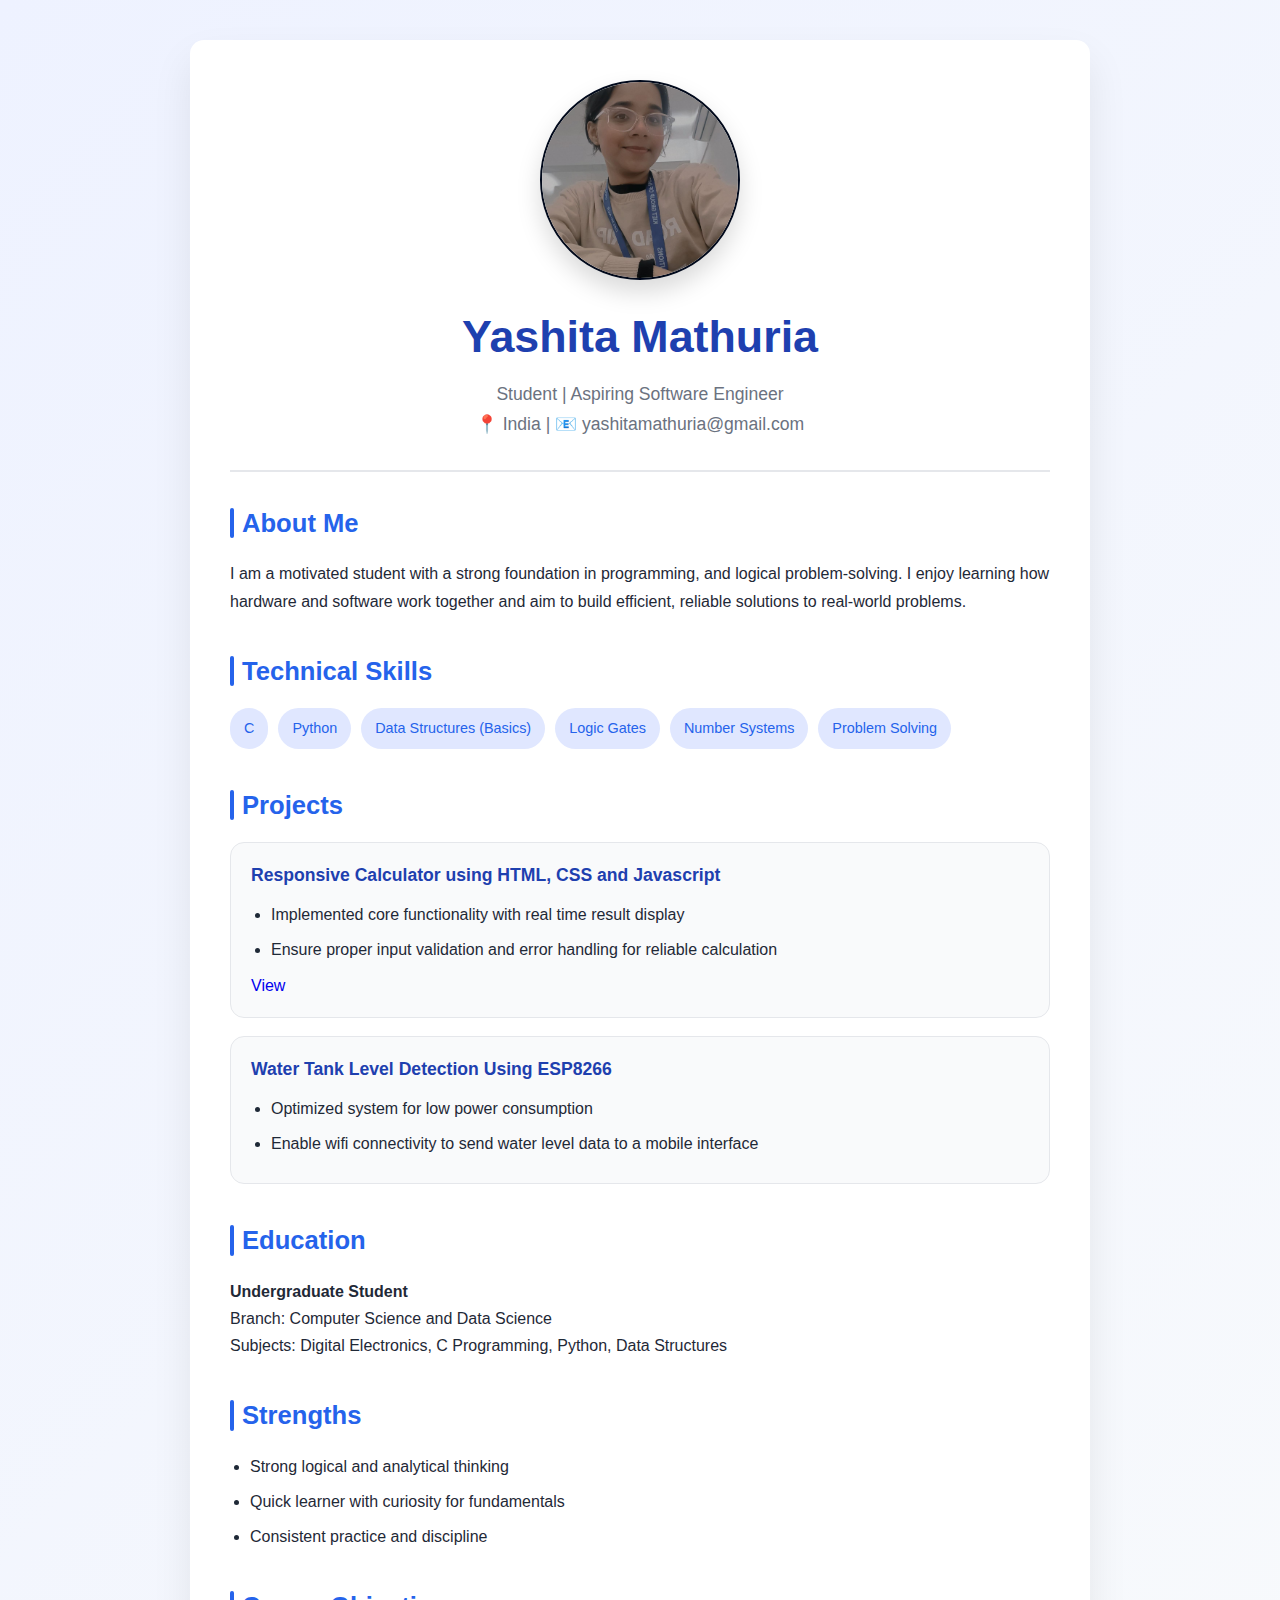
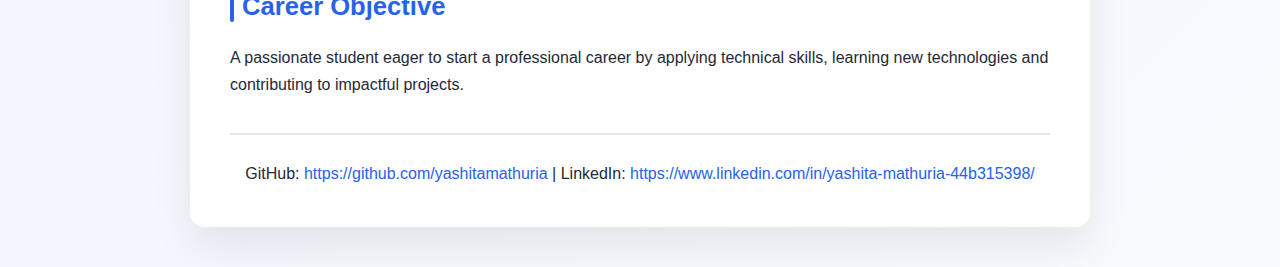
<file: index.html>
<!DOCTYPE html>
<html lang="en">
<head>
    <meta charset="UTF-8">
    <title>Student Portfolio</title>
    <meta name="viewport" content="width=device-width, initial-scale=1.0">

    <style>
        

       
    :root {
        --primary: #2563eb;
        --secondary: #1e40af;
        --bg: #f8fafc;
        --card: #ffffff;
        --text: #1f2937;
        --muted: #6b7280;
        --accent: #e0e7ff;
        --radius: 14px;
    }

    * {
        margin: 0;
        padding: 0;
        box-sizing: border-box;
        font-family: "Inter", "Segoe UI", Arial, sans-serif;
    }

    body {
        background: linear-gradient(135deg, #eef2ff, #f8fafc);
        color: var(--text);
        line-height: 1.7;
    }

    .container {
        max-width: 900px;
        margin: 40px auto;
        padding: 40px;
        background: var(--card);
        border-radius: var(--radius);
        box-shadow: 0 20px 40px rgba(0, 0, 0, 0.08);
        animation: fadeIn 0.8s ease-in-out;
    }

    @keyframes fadeIn {
        from {
            opacity: 0;
            transform: translateY(20px);
        }
        to {
            opacity: 1;
            transform: translateY(0);
        }
    }

    header {
        text-align: center;
        padding-bottom: 30px;
        margin-bottom: 30px;
        border-bottom: 2px solid #e5e7eb;
    }

    header h1 {
        font-size: 2.8rem;
        font-weight: 700;
        color: var(--secondary);
        margin-bottom: 6px;
    }

    header p {
        font-size: 1.1rem;
        color: var(--muted);
    }

    section {
        margin-bottom: 35px;
    }

    section h2 {
        font-size: 1.6rem;
        color: var(--primary);
        margin-bottom: 15px;
        position: relative;
        padding-left: 12px;
    }

    section h2::before {
        content: "";
        position: absolute;
        left: 0;
        top: 6px;
        width: 4px;
        height: 70%;
        background: var(--primary);
        border-radius: 2px;
    }

    p {
        color: var(--text);
        font-size: 1rem;
    }

    ul {
        margin-left: 20px;
        margin-top: 10px;
    }

    ul li {
        margin-bottom: 8px;
        color: var(--text);
    }

    
    /* Profile Photo */
.profile-photo {
    display: flex;
    justify-content: center;
    margin-bottom: 18px;
}

.profile-photo img {
    width: 200px;
    height: 200px;
    object-fit: cover;
    border-radius: 50%;
    border: 2px solid #01091b;
    box-shadow: 0 12px 25px rgba(0, 0, 0, 0.15);
    transition: all 0.3s ease;
}

.profile-photo img:hover {
    transform: scale(1.05);
    box-shadow: 0 18px 35px rgba(37, 99, 235, 0.35);
}
#cal{
    text-decoration : none;
}

    /* Skills */
    .skills {
        display: flex;
        flex-wrap: wrap;
        gap: 10px;
    }

    .skills span {
        background: var(--accent);
        color: var(--primary);
        padding: 8px 14px;
        border-radius: 999px;
        font-size: 0.9rem;
        font-weight: 500;
        transition: all 0.3s ease;
        cursor: default;
    }

    .skills span:hover {
        background: var(--primary);
        color: #fff;
        transform: translateY(-3px);
    }

    /* Projects */
    .project {
        background: #f9fafb;
        padding: 18px 20px;
        border-radius: var(--radius);
        margin-bottom: 18px;
        transition: all 0.3s ease;
        border: 1px solid #e5e7eb;
    }

    .project:hover {
        transform: translateY(-5px);
        box-shadow: 0 10px 25px rgba(0, 0, 0, 0.08);
        border-color: var(--primary);
    }

    .project strong {
        display: block;
        font-size: 1.1rem;
        color: var(--secondary);
        margin-bottom: 6px;
    }

    /* Footer */
    footer {
        text-align: center;
        padding-top: 25px;
        border-top: 2px solid #e5e7eb;
        font-size: 0.95rem;
        color: var(--muted);
    }

    footer a {
        color: var(--primary);
        text-decoration: none;
        font-weight: 500;
        transition: color 0.3s ease;
    }

    footer a:hover {
        color: var(--secondary);
        text-decoration: underline;
    }

    /* Responsive */
    @media (max-width: 768px) {
        .container {
            margin: 20px;
            padding: 25px;
        }

        header h1 {
            font-size: 2.2rem;
        }

        section h2 {
            font-size: 1.4rem;
        }
    }


    </style>
</head>

<body>

<div class="container">

    
    <header>
        <div class="profile-photo">
    <img src="me.jpeg" alt="Profile Photo">
</div>
        <h1>Yashita Mathuria</h1>
        
        <p>Student | Aspiring Software Engineer</p>
        <p>📍 India | 📧 yashitamathuria@gmail.com</p>
        
    </header>

    
    <section>
        <h2>About Me</h2>
        <p>
            I am a motivated student with a strong foundation in programming,
            and logical problem-solving. I enjoy learning
            how hardware and software work together and aim to build efficient,
            reliable solutions to real-world problems.
        </p>
    </section>

    
    <section>
        <h2>Technical Skills</h2>
        <div class="skills">
            <span>C</span>
            <span>Python</span>
            <span>Data Structures (Basics)</span>
            <span>Logic Gates</span>
            <span>Number Systems</span>
            <span>Problem Solving</span>
        </div>
    </section>

    
    <section>
        <h2>Projects</h2>

        <div class="project">
            <strong>Responsive Calculator using HTML, CSS and Javascript </strong>
            <ul>
                <li>Implemented core functionality with real time result display</li>
                <li>Ensure proper input validation and error handling for reliable calculation</li>
            </ul>
            <a id="cal" href="calculator.html">View</a>
        </div>

        <div class="project">
            <strong>Water Tank Level Detection Using ESP8266</strong>
            <ul>
                <li>Optimized system for low power consumption</li>
                <li>Enable wifi connectivity to send water level data to a mobile interface</li>
            </ul>
        </div>

        
    </section>

    <!-- Education -->
    <section>
        <h2>Education</h2>
        <p>
            <strong>Undergraduate Student</strong><br>
            Branch: Computer Science and Data Science<br>
            Subjects: Digital Electronics, C Programming, Python, Data Structures
        </p>
    </section>

    <!-- Strengths -->
    <section>
        <h2>Strengths</h2>
        <ul>
            <li>Strong logical and analytical thinking</li>
            <li>Quick learner with curiosity for fundamentals</li>
            <li>Consistent practice and discipline</li>
        </ul>
    </section>

    <!-- Career Objective -->
    <section>
        <h2>Career Objective</h2>
        <p>
            A passionate student eager to start a professional career by applying technical skills, learning new technologies and contributing to impactful projects.
        </p>
    </section>

    <!-- Footer / Contact -->
    <footer>
        <p>
            GitHub: <a href="https://github.com/yashitamathuria">https://github.com/yashitamathuria</a> |
            LinkedIn: <a href="https://www.linkedin.com/in/yashita-mathuria-44b315398/">https://www.linkedin.com/in/yashita-mathuria-44b315398/</a>
        </p>
    </footer>

</div>

</body>
</html>
</file>
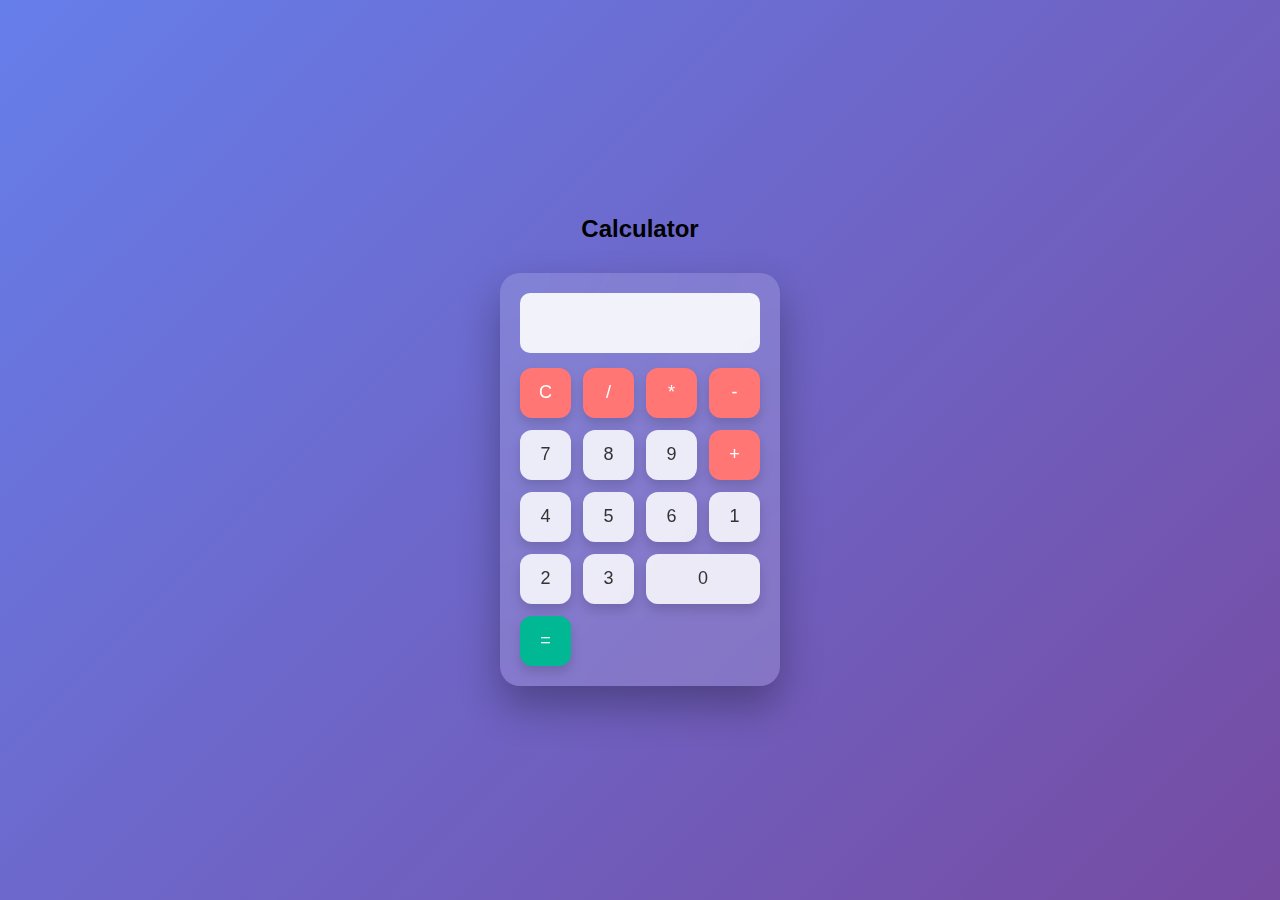
<file: calculator/calculator.html>
<!DOCTYPE html>
<html lang="en">
<head>
    <meta charset="UTF-8">
    <title>Basic Calculator</title>
    <link rel="stylesheet" href="calculator.css">
</head>
<body>

<h2 class="title">Calculator</h2>

<div class="calculator">
    
    <input type="text" id="display" disabled>

    <div class="buttons">
        <button onclick="clearDisplay()">C</button>
        <button onclick="appendValue('/')">/</button>
        <button onclick="appendValue('*')">*</button>
        <button onclick="appendValue('-')">-</button>

        <button onclick="appendValue('7')">7</button>
        <button onclick="appendValue('8')">8</button>
        <button onclick="appendValue('9')">9</button>
        <button onclick="appendValue('+')">+</button>

        <button onclick="appendValue('4')">4</button>
        <button onclick="appendValue('5')">5</button>
        <button onclick="appendValue('6')">6</button>

        <button onclick="appendValue('1')">1</button>
        <button onclick="appendValue('2')">2</button>
        <button onclick="appendValue('3')">3</button>

        <button onclick="appendValue('0')" class="zero">0</button>
        <button onclick="calculateResult()">=</button>
    </div>
</div>

<script src="calculator.js"></script>
</body>
</html>
</file>
<file: calculator/calculator.css>
* {
    margin: 0;
    padding: 0;
    box-sizing: border-box;
    font-family: "Poppins", Arial, sans-serif;
}

body {
    height: 100vh;
    display: flex;
    justify-content: center;
    flex-direction: column;
    gap:30px;
    align-items: center;
    background: linear-gradient(135deg, #667eea, #764ba2);
}

.calculator {
    background: rgba(255, 255, 255, 0.15);
    backdrop-filter: blur(15px);
    padding: 20px;
    border-radius: 20px;
    width: 280px;
    box-shadow: 0 20px 40px rgba(0, 0, 0, 0.3);
}

#display {
    width: 100%;
    height: 60px;
    font-size: 26px;
    text-align: right;
    padding: 10px;
    margin-bottom: 15px;
    border: none;
    border-radius: 10px;
    background: rgba(255, 255, 255, 0.9);
    color: #333;
}

.buttons {
    display: grid;
    grid-template-columns: repeat(4, 1fr);
    gap: 12px;
}

button {
    height: 50px;
    font-size: 18px;
    border: none;
    border-radius: 12px;
    cursor: pointer;
    background: rgba(255, 255, 255, 0.85);
    color: #333;
    transition: all 0.2s ease;
    box-shadow: 0 6px 12px rgba(0, 0, 0, 0.15);
}

button:hover {
    background: #ffd86b;
    transform: translateY(-2px);
}

button:active {
    transform: scale(0.95);
}

.zero {
    grid-column: span 2;
}

/* Operator buttons */
button:nth-child(1),
button:nth-child(2),
button:nth-child(3),
button:nth-child(4),
button:nth-child(8) {
    background: #ff7675;
    color: white;
}

button:nth-child(1):hover,
button:nth-child(2):hover,
button:nth-child(3):hover,
button:nth-child(4):hover,
button:nth-child(8):hover {
    background: #ff5252;
}

/* Equal button */
button:last-child {
    background: #00b894;
    color: white;
}

button:last-child:hover {
    background: #00a383;
}
</file>
